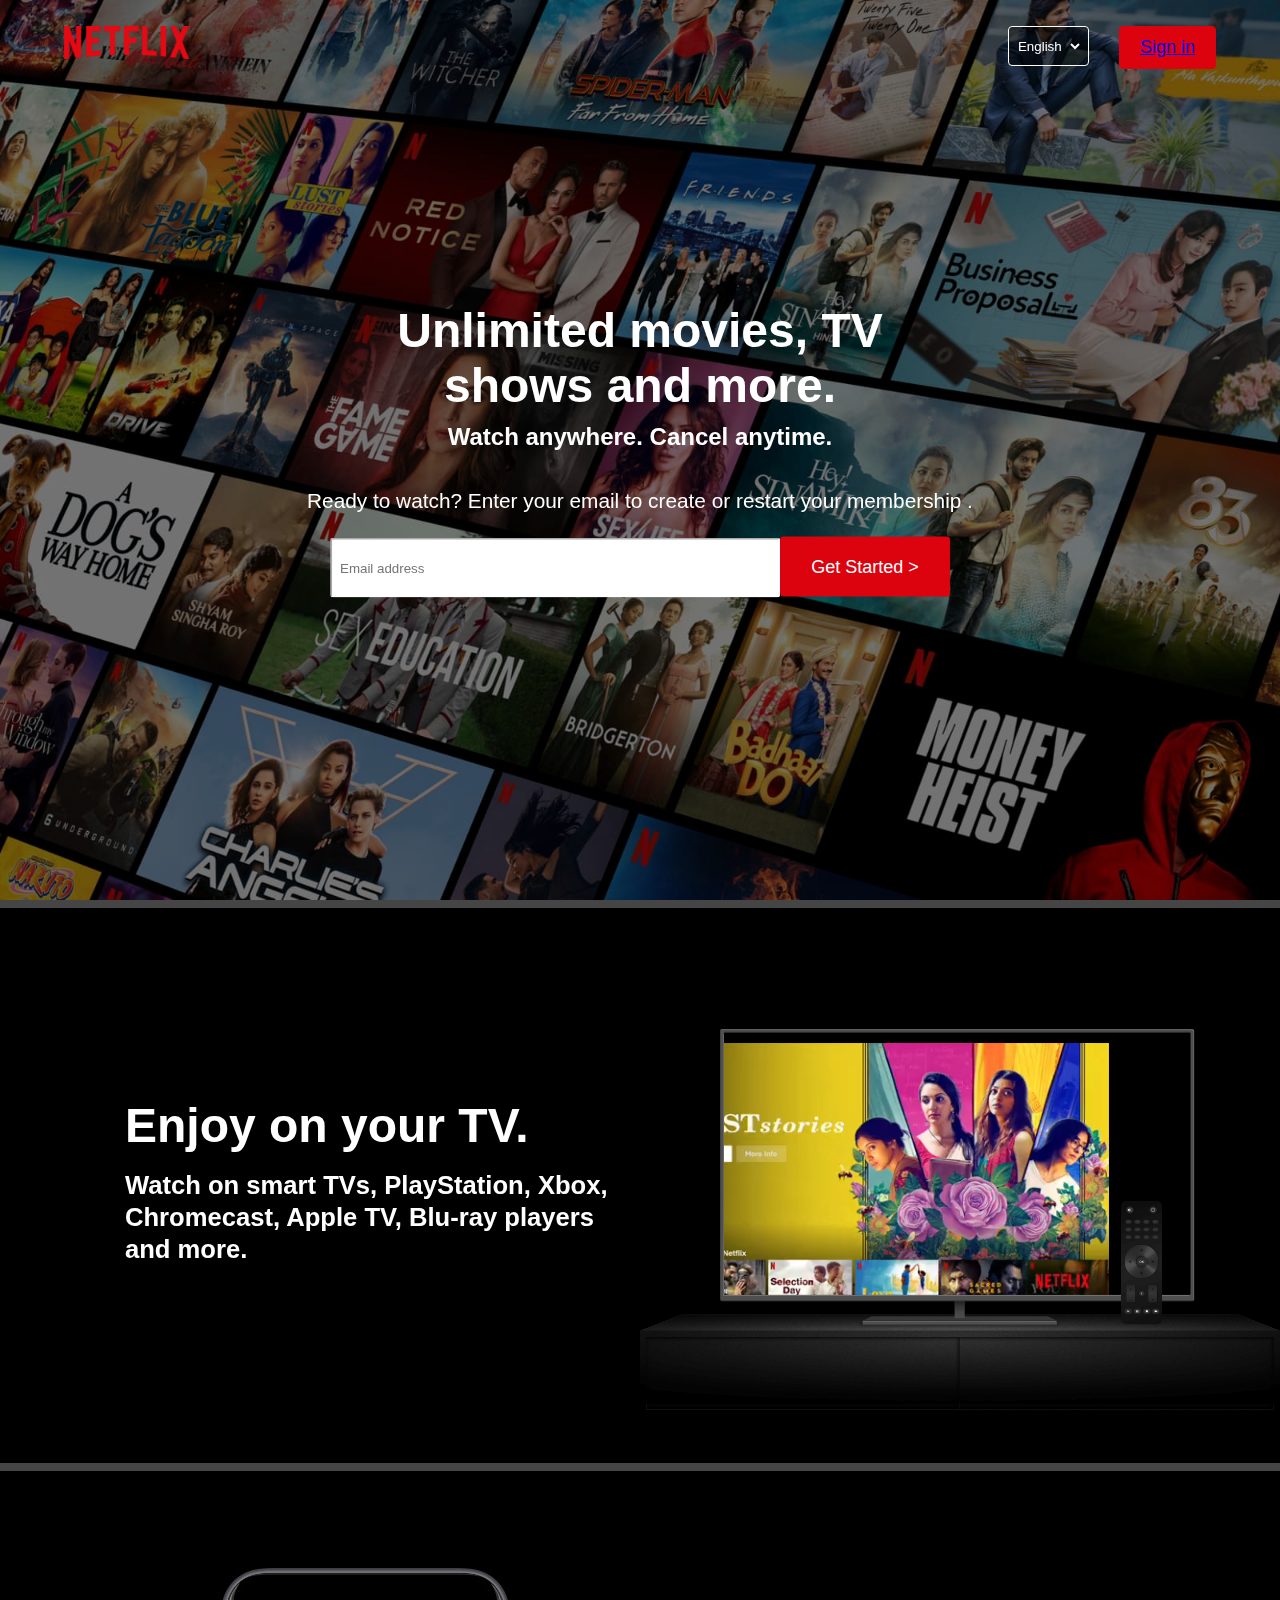
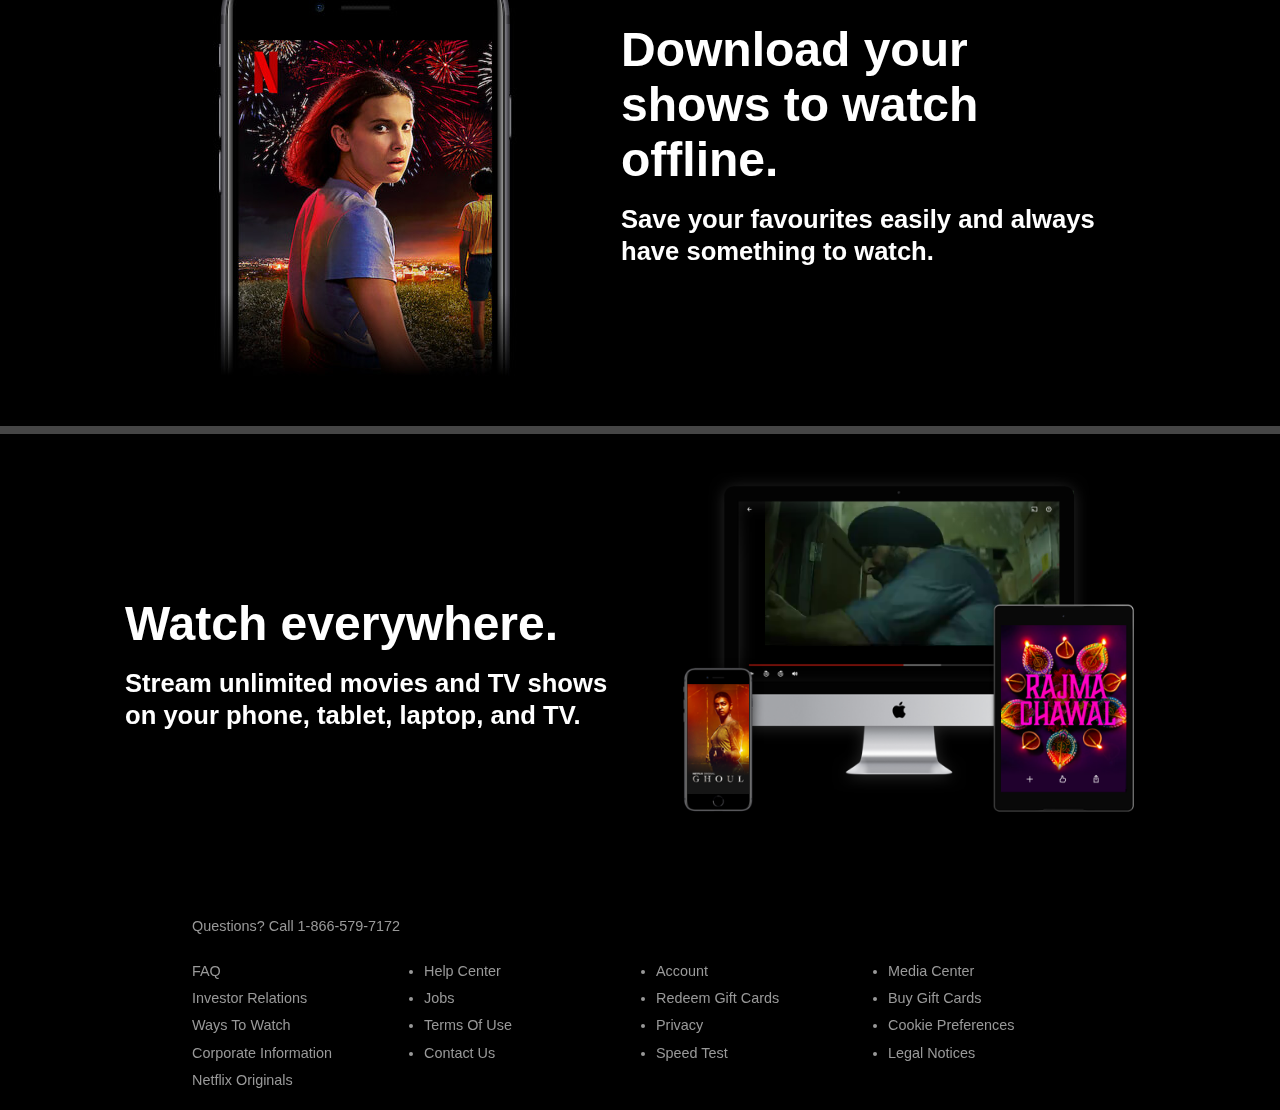
<file: index.html>
<!DOCTYPE html>
<html lang="en">
  <head>
    <meta charset="UTF-8" />
    <meta http-equiv="X-UA-Compatible" content="IE=edge" />
    <meta name="viewport" content="width=device-width, initial-scale=1.0" />
    <link rel="stylesheet" href="style.css" />
    <link
      rel="stylesheet"
      href="https://pro.fontawesome.com/releases/v5.10.0/css/all.css"
      integrity="sha384-AYmEC3Yw5cVb3ZcuHtOA93w35dYTsvhLPVnYs9eStHfGJvOvKxVfELGroGkvsg+p"
      crossorigin="anonymous"
    />
    <title>Netflix India - Watch TV Shows Online, Watch Movies Online</title>
  </head>
  <body>
    <header>
      <nav class="navbar">
        <div class="navbar_netflix">
          <img
            src="images/logo.png"
            alt="Netflix"
            class="netflix_logo"
          />
        </div>
        <div class="navbar__nav__items">
          <div class="nav__item">
            <div class="dropdown__container">
              <i class="fas fa-globe"></i>
              <select
                name="languages"
                id="languagesSelect"
                class="language_drop_down"
              >
                <option value="english" selected>English</option>
                <option value="hindi">Hindi</option>
                <option value="french">French</option>
                <option value="german">German</option>
                <option value="spanish">Spanish</option>
              </select>
            </div>
          </div>

          <div class="nav__item">
            <button class="signin__button"><a href="Main Page/index.html" target="_blank">Sign in</a></button>
          </div>
        </div>
      </nav>
    </header>

    <main>
      <section class="hero">
        <div class="hero__bg__image__container">
          <img
            src="images/background.jpg"
            alt="Background Image"
            class="hero__bg__image"
          />
        </div>
        <div class="hero__bg__overlay"></div>

        <div class="hero__card">
          <h1 class="hero__title">
            Unlimited movies, TV<br />
            shows and more.
          </h1>
          <h2><class="hero__subtitle"> Watch anywhere. Cancel anytime.</h2><br> 
          <p class="hero__description"><nobr>
            Ready to watch? Enter your email to create or restart your membership .
          </nobr>
          <br><br>
          <nobr><input type="email" placeholder="Email address" class="email"><button class="get_started">Get Started ></button></nobr>
        </p>
        </div>
      </section>
      <section class="style-cards">
        </div>
        <div class="card-1">
            <div class="desc-1">
                <h1>Enjoy on your TV.</h1>
                <h3>Watch on smart TVs, PlayStation, Xbox, Chromecast, Apple TV, Blu-ray players and more.</h3>
            </div>
            <img src="images/tv.png" alt="Netflix TV">
            <video class="video-1" autoplay="" playsinline="" muted="" loop=""><source src="images/1.m4v" type="video/mp4"></video>
        </div>
        <div class="card-2">
            <img src="images/3.jpg" alt="Netflix Mobile">
            <div class="desc-2">
                <h1>Download your shows to watch offline.</h1>
                <h3>Save your favourites easily and always have something to watch.</h3>
            </div>
        </div>
        <div class="card-3">
            <div class="desc-3">
                <h1>Watch everywhere.</h1>
                <h3>Stream unlimited movies and TV shows on your phone, tablet, laptop, and TV.</h3>
            </div>
            <img src="images/4.png" alt="Device-Pile-In">
            <video class="video-2" autoplay="" playsinline="" muted="" loop=""><source src="images/2.m4v" type="video/mp4"></video>
        </div>
    </section>
    </main>
    <footer class="footer">
			<p>Questions? Call 1-866-579-7172</p>
			<div class="footer-cols">
				<ul>
					<li>FAQ</li>
					<li>Investor Relations</li>
					<li>Ways To Watch</li>
					<li>Corporate Information</li>
					<li>Netflix Originals</li>
				</ul>
				<ul>
					<li>Help Center</li>
					<li>Jobs</li>
					<li>Terms Of Use</li>
					<li>Contact Us</li>
				</ul>
				<ul>
					<li>Account</li>
					<li>Redeem Gift Cards</li>
					<li>Privacy</li>
					<li>Speed Test</li>
				</ul>
				<ul>
					<li>Media Center</li>
					<li>Buy Gift Cards</li>
					<li>Cookie Preferences</li>
					<li>Legal Notices</li>
				</ul>
			</div>

		</footer>
  </body>
</html
</file>
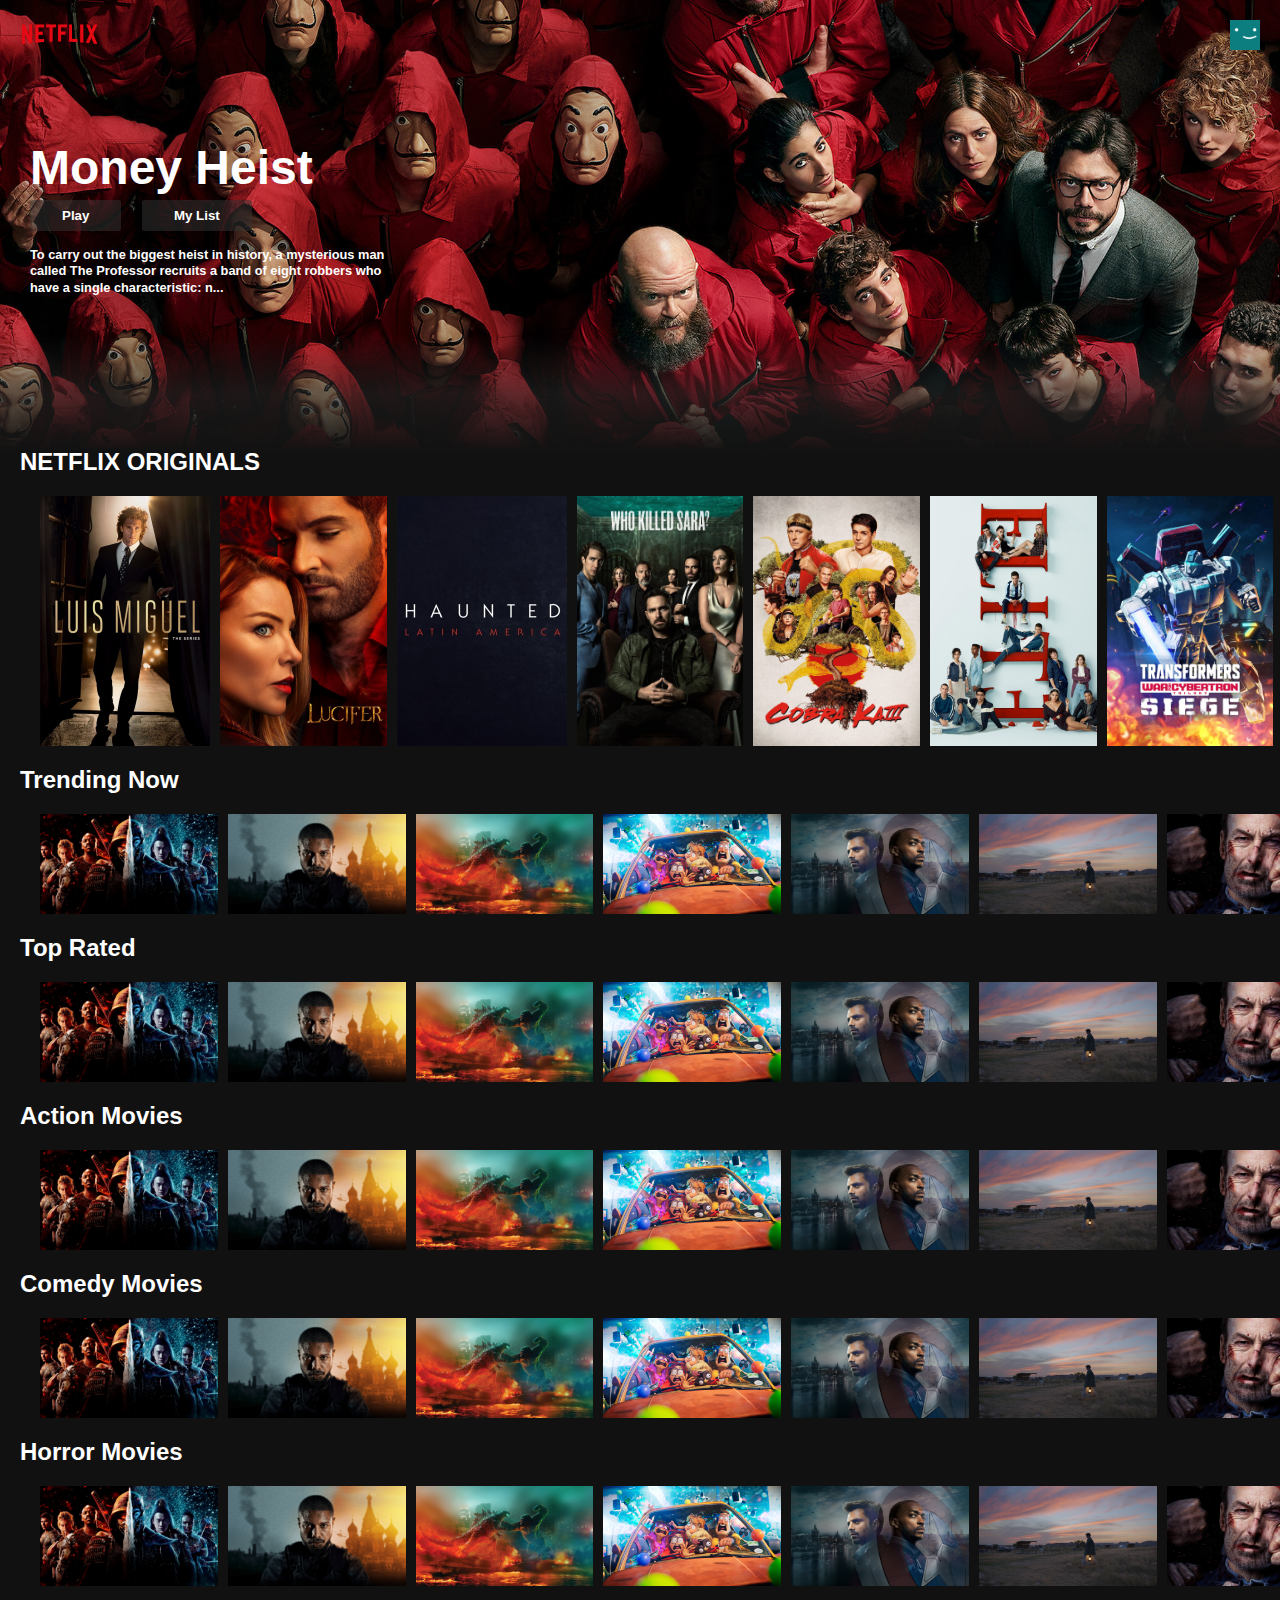
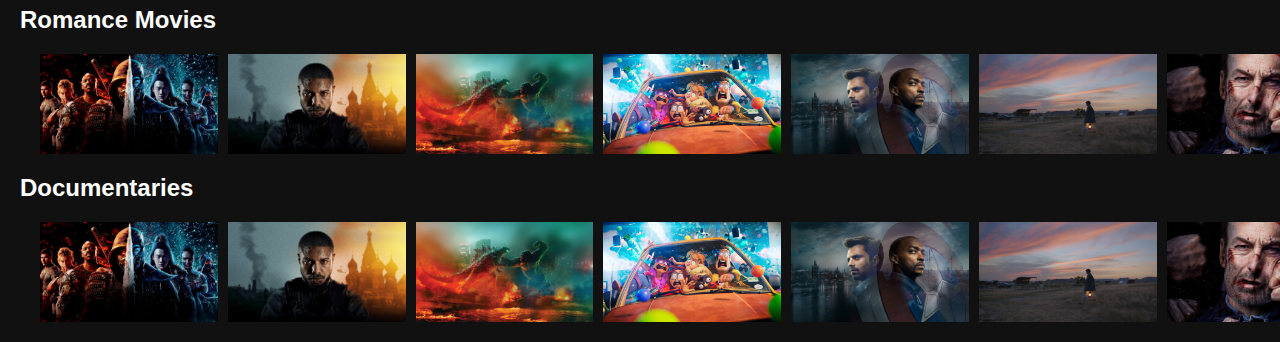
<file: Main Page/index.html>
<!DOCTYPE html>
<html lang="en">
  <head>
    <meta charset="UTF-8" />
    <meta http-equiv="X-UA-Compatible" content="IE=edge" />
    <meta name="viewport" content="width=device-width, initial-scale=1.0" />
    <title>Netflix Clone</title>
    <link rel="stylesheet" href="style.css" />
  </head>
  <body>
    <div id="nav" class="nav">
      <img class="nav__logo" src="images/netflix-logo.png" alt="" />
      <img class="nav__avatar" src="images/netflix-avatar.png" alt="" />
    </div>
    <header class="banner">
      <div class="banner__contents">
        <h1 class="banner__title">Money Heist</h1>
        <div class="banner__buttons">
          <button class="banner__button">Play</button>
          <button class="banner__button">My List</button>
        </div>
        <h1 class="banner__description">
          To carry out the biggest heist in history, a mysterious man called The
          Professor recruits a band of eight robbers who have a single
          characteristic: n...
        </h1>
      </div>
      <div class="banner--fadeBottom"></div>
    </header>
    <div class="row">
      <h2>NETFLIX ORIGINALS</h2>
      <div class="row__posters">
        <img
          class="row__poster row__posterLarge"
          src="images/large-movie1.jpg"
          alt=""
        />

        <img
          class="row__poster row__posterLarge"
          src="images/large-movie2.jpg"
          alt=""
        />

        <img
          class="row__poster row__posterLarge"
          src="images/large-movie3.jpg"
          alt=""
        />

        <img
          class="row__poster row__posterLarge"
          src="images/large-movie4.jpg"
          alt=""
        />

        <img
          class="row__poster row__posterLarge"
          src="images/large-movie5.jpg"
          alt=""
        />

        <img
          class="row__poster row__posterLarge"
          src="images/large-movie6.jpg"
          alt=""
        />

        <img
          class="row__poster row__posterLarge"
          src="images/large-movie7.jpg"
          alt=""
        />

        <img
          class="row__poster row__posterLarge"
          src="images/large-movie8.jpg"
          alt=""
        />
      </div>
    </div>
    <div class="row">
      <h2>Trending Now</h2>
      <div class="row__posters">
        <img class="row__poster" src="images/small-movie1.jpg" alt="" />

        <img class="row__poster" src="images/small-movie2.jpg" alt="" />

        <img class="row__poster" src="images/small-movie3.jpg" alt="" />

        <img class="row__poster" src="images/small-movie4.jpg" alt="" />

        <img class="row__poster" src="images/small-movie5.jpg" alt="" />

        <img class="row__poster" src="images/small-movie6.jpg" alt="" />

        <img class="row__poster" src="images/small-movie7.jpg" alt="" />

        <img class="row__poster" src="images/small-movie8.jpg" alt="" />
      </div>
    </div>
    <div class="row">
      <h2>Top Rated</h2>
      <div class="row__posters">
        <img class="row__poster" src="images/small-movie1.jpg" alt="" />

        <img class="row__poster" src="images/small-movie2.jpg" alt="" />

        <img class="row__poster" src="images/small-movie3.jpg" alt="" />

        <img class="row__poster" src="images/small-movie4.jpg" alt="" />

        <img class="row__poster" src="images/small-movie5.jpg" alt="" />

        <img class="row__poster" src="images/small-movie6.jpg" alt="" />

        <img class="row__poster" src="images/small-movie7.jpg" alt="" />

        <img class="row__poster" src="images/small-movie8.jpg" alt="" />
      </div>
    </div>
    <div class="row">
      <h2>Action Movies</h2>
      <div class="row__posters">
        <img class="row__poster" src="images/small-movie1.jpg" alt="" />

        <img class="row__poster" src="images/small-movie2.jpg" alt="" />

        <img class="row__poster" src="images/small-movie3.jpg" alt="" />

        <img class="row__poster" src="images/small-movie4.jpg" alt="" />

        <img class="row__poster" src="images/small-movie5.jpg" alt="" />

        <img class="row__poster" src="images/small-movie6.jpg" alt="" />

        <img class="row__poster" src="images/small-movie7.jpg" alt="" />

        <img class="row__poster" src="images/small-movie8.jpg" alt="" />
      </div>
    </div>
    <div class="row">
      <h2>Comedy Movies</h2>
      <div class="row__posters">
        <img class="row__poster" src="images/small-movie1.jpg" alt="" />

        <img class="row__poster" src="images/small-movie2.jpg" alt="" />

        <img class="row__poster" src="images/small-movie3.jpg" alt="" />

        <img class="row__poster" src="images/small-movie4.jpg" alt="" />

        <img class="row__poster" src="images/small-movie5.jpg" alt="" />

        <img class="row__poster" src="images/small-movie6.jpg" alt="" />

        <img class="row__poster" src="images/small-movie7.jpg" alt="" />

        <img class="row__poster" src="images/small-movie8.jpg" alt="" />
      </div>
    </div>
    <div class="row">
      <h2>Horror Movies</h2>
      <div class="row__posters">
        <img class="row__poster" src="images/small-movie1.jpg" alt="" />

        <img class="row__poster" src="images/small-movie2.jpg" alt="" />

        <img class="row__poster" src="images/small-movie3.jpg" alt="" />

        <img class="row__poster" src="images/small-movie4.jpg" alt="" />

        <img class="row__poster" src="images/small-movie5.jpg" alt="" />

        <img class="row__poster" src="images/small-movie6.jpg" alt="" />

        <img class="row__poster" src="images/small-movie7.jpg" alt="" />

        <img class="row__poster" src="images/small-movie8.jpg" alt="" />
      </div>
    </div>
    <div class="row">
      <h2>Romance Movies</h2>
      <div class="row__posters">
        <img class="row__poster" src="images/small-movie1.jpg" alt="" />

        <img class="row__poster" src="images/small-movie2.jpg" alt="" />

        <img class="row__poster" src="images/small-movie3.jpg" alt="" />

        <img class="row__poster" src="images/small-movie4.jpg" alt="" />

        <img class="row__poster" src="images/small-movie5.jpg" alt="" />

        <img class="row__poster" src="images/small-movie6.jpg" alt="" />

        <img class="row__poster" src="images/small-movie7.jpg" alt="" />

        <img class="row__poster" src="images/small-movie8.jpg" alt="" />
      </div>
    </div>
    <div class="row">
      <h2>Documentaries</h2>
      <div class="row__posters">
        <img class="row__poster" src="images/small-movie1.jpg" alt="" />

        <img class="row__poster" src="images/small-movie2.jpg" alt="" />

        <img class="row__poster" src="images/small-movie3.jpg" alt="" />

        <img class="row__poster" src="images/small-movie4.jpg" alt="" />

        <img class="row__poster" src="images/small-movie5.jpg" alt="" />

        <img class="row__poster" src="images/small-movie6.jpg" alt="" />

        <img class="row__poster" src="images/small-movie7.jpg" alt="" />

        <img class="row__poster" src="images/small-movie8.jpg" alt="" />
      </div>
    </div>

    <script>
      const nav = document.getElementById("nav");
      window.addEventListener("scroll", () => {
        if (window.scrollY >= 100) {
          nav.classList.add("nav__black");
        } else {
          nav.classList.remove("nav__black");
        }
      });
    </script>
  </body>
</html>
</file>
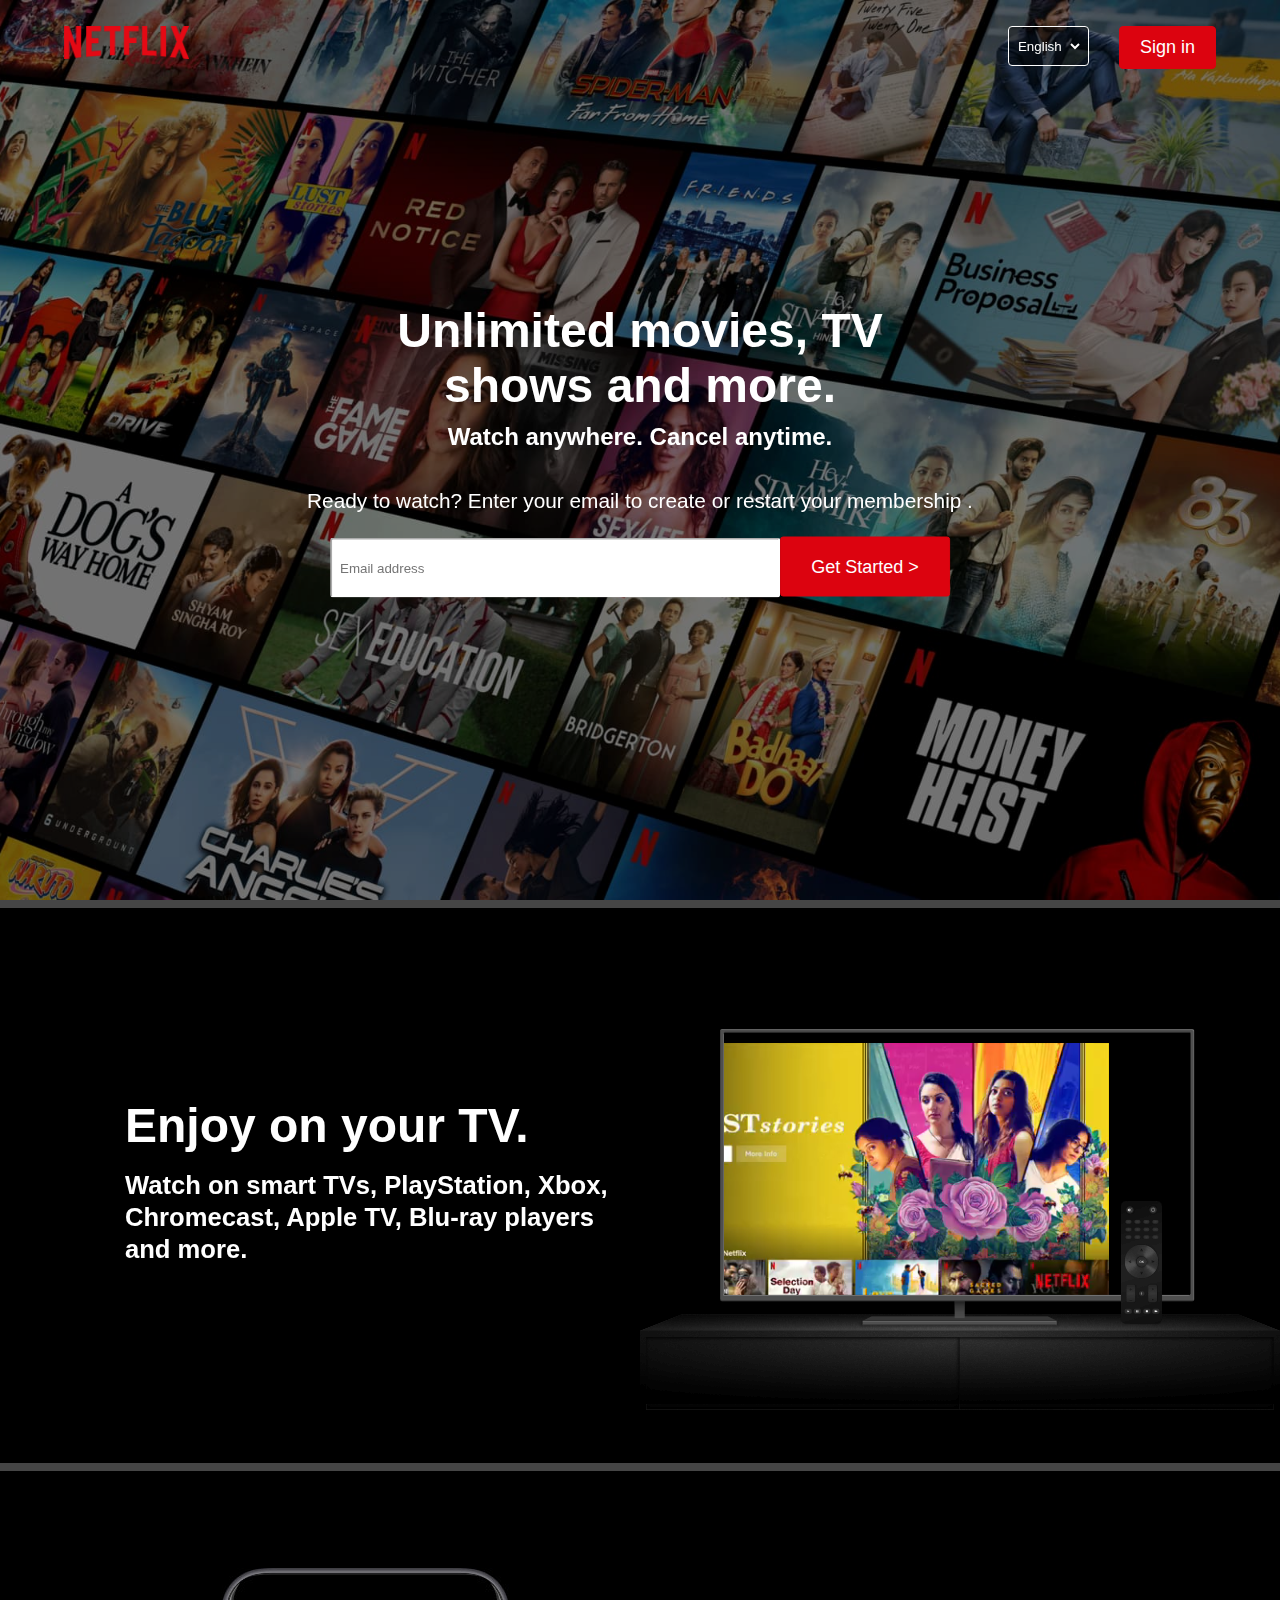
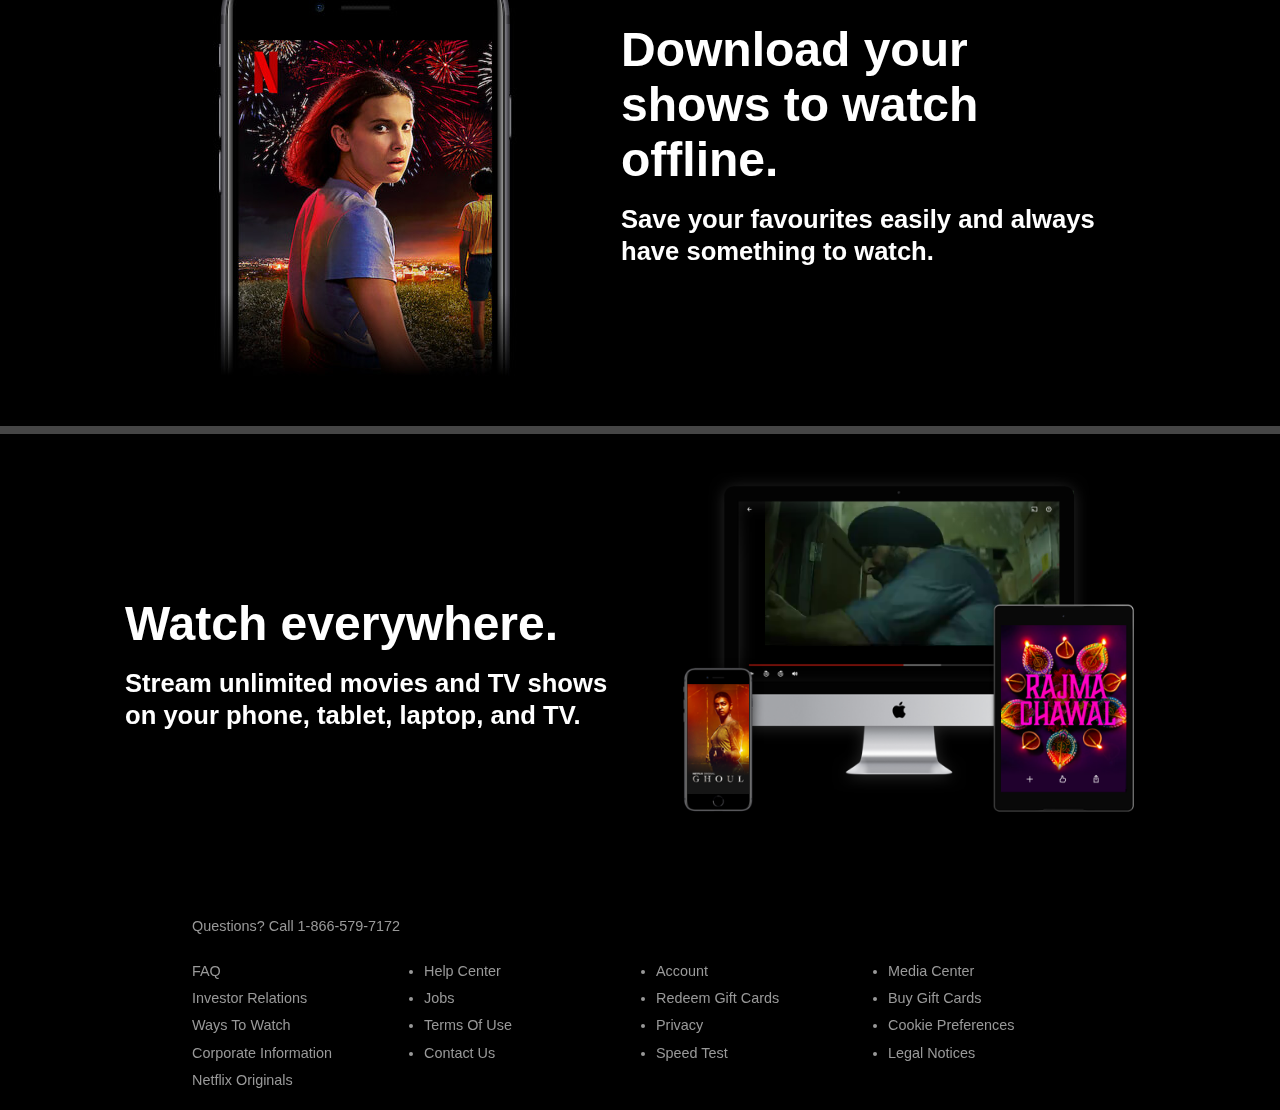
<file: Landing Page/html/index.html>
<!DOCTYPE html>
<html lang="en">
  <head>
    <meta charset="UTF-8" />
    <meta http-equiv="X-UA-Compatible" content="IE=edge" />
    <meta name="viewport" content="width=device-width, initial-scale=1.0" />
    <link rel="stylesheet" href="style.css" />
    <link
      rel="stylesheet"
      href="https://pro.fontawesome.com/releases/v5.10.0/css/all.css"
      integrity="sha384-AYmEC3Yw5cVb3ZcuHtOA93w35dYTsvhLPVnYs9eStHfGJvOvKxVfELGroGkvsg+p"
      crossorigin="anonymous"
    />
    <title>Netflix India - Watch TV Shows Online, Watch Movies Online</title>
  </head>
  <body>
    <header>
      <nav class="navbar">
        <div class="navbar_netflix">
          <img
            src="images/logo.png"
            alt="Netflix"
            class="netflix_logo"
          />
        </div>
        <div class="navbar__nav__items">
          <div class="nav__item">
            <div class="dropdown__container">
              <i class="fas fa-globe"></i>
              <select
                name="languages"
                id="languagesSelect"
                class="language_drop_down"
              >
                <option value="english" selected>English</option>
                <option value="hindi">Hindi</option>
                <option value="french">French</option>
                <option value="german">German</option>
                <option value="spanish">Spanish</option>
              </select>
            </div>
          </div>

          <div class="nav__item">
            <button class="signin__button">Sign in</button>
          </div>
        </div>
      </nav>
    </header>

    <main>
      <section class="hero">
        <div class="hero__bg__image__container">
          <img
            src="images/background.jpg"
            alt="Background Image"
            class="hero__bg__image"
          />
        </div>
        <div class="hero__bg__overlay"></div>

        <div class="hero__card">
          <h1 class="hero__title">
            Unlimited movies, TV<br />
            shows and more.
          </h1>
          <h2><class="hero__subtitle"> Watch anywhere. Cancel anytime.</h2><br> 
          <p class="hero__description"><nobr>
            Ready to watch? Enter your email to create or restart your membership .
          </nobr>
          <br><br>
          <nobr><input type="email" placeholder="Email address" class="email"><button class="get_started">Get Started ></button></nobr>
        </p>
        </div>
      </section>
      <section class="style-cards">
        </div>
        <div class="card-1">
            <div class="desc-1">
                <h1>Enjoy on your TV.</h1>
                <h3>Watch on smart TVs, PlayStation, Xbox, Chromecast, Apple TV, Blu-ray players and more.</h3>
            </div>
            <img src="images/tv.png" alt="Netflix TV">
            <video class="video-1" autoplay="" playsinline="" muted="" loop=""><source src="images/1.m4v" type="video/mp4"></video>
        </div>
        <div class="card-2">
            <img src="images/3.jpg" alt="Netflix Mobile">
            <div class="desc-2">
                <h1>Download your shows to watch offline.</h1>
                <h3>Save your favourites easily and always have something to watch.</h3>
            </div>
        </div>
        <div class="card-3">
            <div class="desc-3">
                <h1>Watch everywhere.</h1>
                <h3>Stream unlimited movies and TV shows on your phone, tablet, laptop, and TV.</h3>
            </div>
            <img src="images/4.png" alt="Device-Pile-In">
            <video class="video-2" autoplay="" playsinline="" muted="" loop=""><source src="images/2.m4v" type="video/mp4"></video>
        </div>
    </section>
    </main>
    <footer class="footer">
			<p>Questions? Call 1-866-579-7172</p>
			<div class="footer-cols">
				<ul>
					<li>FAQ</li>
					<li>Investor Relations</li>
					<li>Ways To Watch</li>
					<li>Corporate Information</li>
					<li>Netflix Originals</li>
				</ul>
				<ul>
					<li>Help Center</li>
					<li>Jobs</li>
					<li>Terms Of Use</li>
					<li>Contact Us</li>
				</ul>
				<ul>
					<li>Account</li>
					<li>Redeem Gift Cards</li>
					<li>Privacy</li>
					<li>Speed Test</li>
				</ul>
				<ul>
					<li>Media Center</li>
					<li>Buy Gift Cards</li>
					<li>Cookie Preferences</li>
					<li>Legal Notices</li>
				</ul>
			</div>

		</footer>
  </body>
</html>
</file>
<file: style.css>
* {
  margin: 0;
  padding: 0;
  box-sizing: border-box;
}

body {
  background-color: black;
  color: white;
  font-family: "Poppins", sans-serif;
}

.navbar {
  position: absolute;
  top: 0;
  width: 100%;
  display: flex;
  justify-content: space-between;
  padding: 3% 5%;
  z-index: 10;
}

.navbar_netflix {
  width: 125px;
  height: 100%;
}

.netflix_logo {
  width: 100%;
  height: 100%;
}

.language_drop_down {
  background: transparent;
  border: none;
  color:white;
}

.language__drop__down:focus {
  outline: none;
}

.dropdown__container {
  border: 1px solid white;
  padding: 0.4rem;
  border-radius: 4px;
  background: rgba(0, 0, 0, 0.4);
}

.signin__button {
  background-color: #dc030f;
  border: 1px solid #dc030f;
  color: white;
  padding: 0.25rem 0.5rem;
  border-radius: 4px;
}

.navbar__nav__items {
  display: flex;
  gap: 10px;
}

.hero__bg__image__container {
  width: 100%;
  height: 75vh;
}

.hero__bg__image {
  width: 100%;
  height: 100%;
  object-fit: cover;
}

.hero__bg__overlay {
  position: absolute;
  inset: 0;
  width: 100%;
  height: 75vh;
  background: rgba(0, 0, 0, 0.4);
}

.hero__card {
  position: absolute;
  top: 30%;
  text-align: center;
  display: flex;
  flex-direction: column;
  gap: 10px;
}

.hero__title {
  font-weight: 600;
  font-size: 2rem;
}

.hero__subtitle,
.hero__description {
  font-weight: 400;
  font-size: 1rem;
}

.email{
  width: 450px;
  height: 60px;
  color: black;
  padding: 0.25rem 0.5rem;
  border-radius: 3px;
  border-color: white;
}

.get_started{
  font-size: large;
  width:170px ;
  height: 60px ;
  background-color: #dc030f;
  border: 1px solid #dc030f;
  color: white;
  padding: 0.25rem 0.5rem;
  border-radius: 3px;
}

.card-1,
.card-2,
.card-3{
    border-top: 8px rgb(69, 69, 69) solid;
    padding: 50px;
}
.desc-0{
  padding-left: 100px;
}

.card-1{
  position: relative;
  display: inline-grid;
  grid-template-columns: 50% 40%;
  text-align: left;
  align-items: center;
  padding: 25px 45px 50px;
}

.desc-1{
  padding-left: 80px;
}

.style-cards h1{
  font-size: 3rem;
  padding: 1rem;
  padding-left: 0;
}

.style-cards h3{
  font-size: 1.6rem;
  line-height: 2rem;
}

.card-1 video{
  position: relative;
  width: 100%;
  height: 54%;
  grid-column: 2/2;
  grid-row: 1/2;
  z-index: -1;
}

.card-1 img{
  grid-column: 2/2;
  grid-row: 1/2;
}

.card-2{
  position: relative;
  display: inline-grid;
  grid-template-columns: 40% 50%;
  text-align: left;
  align-items: center;
  padding: 25px 45px 50px;
}

.desc-2{
  padding-left: 100px;
}

.card-3{
  position: relative;
  display: inline-grid;
  grid-template-columns: 50% 40%;
  text-align: left;
  align-items: center;
  padding: 25px 45px 50px;
}

.desc-3{
  padding-left: 80px;
  padding-right: 20px;
}

.card-3 img{
  width: 110%;
  grid-column: 2/2;
  grid-row: 1/2;
}

.card-3 video{
  position: relative;
  top: -87px;
  left: 125px;
  width: 65%;
  height: 78%;
  grid-column: 2/2;
  grid-row: 1/2;
  z-index: -1;
}

  .footer {
    max-width: 70%;
    margin: 1rem auto;
    overflow: auto;
  }
  
  .footer,
  .footer a {
    color: #999;
    font-size: 0.9rem;
  }
  
  .footer p {
    margin-bottom: 1.5rem;
  }
  
  .footer .footer-cols {
    display: grid;
    grid-template-columns: repeat(4, 1fr);
    grid-gap: 2rem;
  }
  
  .footer li {
    line-height: 1.9;
  }
  
  .footer .lang-select {
    margin-top: 2rem;
    color: #999;
    background-color: #000;
    background-image: none;
    border: 1px solid #333;
    padding: 1rem 1.2rem;
    border-radius: 5px;
  }
  
@media (min-width: 760px) {
  .hero__bg__image__container {
    height: 100vh;
  }

  .hero__bg__overlay {
    height: 100vh;
  }
  .hero__card {
    top: 50%;
    left: 30%;
    transform: translate(-20%, -20%);
  }
  .hero__title {
    font-size: 3rem;
  }
  .hero__subtitle,
  .hero__description {
    font-size: 1.3rem;
  }
}

@media (min-width: 1024px) {
  .navbar {
    padding: 2% 5%;
  }

  .navbar__brand {
    width: 150px;
  }

  .signin__button {
    padding: 10px 20px;
    font-size: 18px;
  }
  .dropdown__container {
    padding: 10px 5px;
  }

  .navbar__nav__items {
    gap: 30px;
  }

  .hero__card {
    top: 50%;
    left: 50%;
    transform: translate(-50%, -50%);
  }
}
</file>
<file: Main Page/style.css>
* {
    margin: 0;
    box-sizing: border-box;
  }
  
  body {
    font-family: Arial, Helvetica, sans-serif;
    background-color: #111;
  }
  
  .row__poster {
    width: 100%;
    object-fit: contain;
    max-height: 100px;
    margin-right: 10px;
    transition: transform 450ms;
  }
  
  .row__posters {
    display: flex;
    overflow-y: hidden;
    overflow-x: scroll;
    padding: 20px;
  }
  
  .row__poster:hover {
    transform: scale(1.08);
  }
  
  .row__posters::-webkit-scrollbar {
    display: none;
  }
  
  .row__posterLarge {
    max-height: 250px;
  }
  
  .row__posterLarge:hover {
    transform: scale(1.09);
  }
  
  .row {
    color: white;
    margin-left: 20px;
  }
  .banner {
    background-image: url('images/banner.jpg');
    background-size: cover;
    background-position: center center;
    color: white;
    object-fit: contain;
    height: 448px;
  }
  
  .banner__contents {
    margin-left: 30px;
    padding-top: 140px;
    height: 190px;
  }
  
  .banner__title {
    font-size: 3rem;
    font-weight: 800;
    padding-bottom: 0.3rem;
  }
  
  .banner__description {
    width: 45rem;
    line-height: 1.3;
    padding-top: 1rem;
    font-size: 0.8rem;
    max-width: 360px;
    height: 180px;
  }
  
  .banner__button {
    cursor: pointer;
    color: #fff;
    outline: none;
    border: none;
    font-weight: 700;
    border-radius: 0.2vw;
    padding-left: 2rem;
    padding-right: 2rem;
    margin-right: 1rem;
    padding-top: 0.5rem;
    padding-bottom: 0.5rem;
    background-color: rgba(51, 51, 51, 0.5);
  }
  
  .banner__button:hover {
    color: #000;
    background-color: #e6e6e6;
    transition: all 0.2s;
  }
  
  .banner--fadeBottom {
    margin-top: 145px;
    height: 7.4rem;
    background-image: linear-gradient(180deg, transparent, rgba(37, 37, 37, 0.61), #111);
  }
  
  .nav__logo {
    width: 80px;
    object-fit: contain;
  }
  
  .nav__avatar {
    width: 30px;
    object-fit: contain;
  }
  
  .nav {
    position: fixed;
    top: 0;
    width: 100%;
    display: flex;
    justify-content: space-between;
    padding: 20px;
    z-index: 1;
    transition-timing-function: ease-in;
    transition: all 0.5s;
  }
  
  .nav__black {
    background-color: #111;
  }
</file>
<file: Landing Page/html/style.css>
* {
  margin: 0;
  padding: 0;
  box-sizing: border-box;
}

body {
  background-color: black;
  color: white;
  font-family: "Poppins", sans-serif;
}

.navbar {
  position: absolute;
  top: 0;
  width: 100%;
  display: flex;
  justify-content: space-between;
  padding: 3% 5%;
  z-index: 10;
}

.navbar_netflix {
  width: 125px;
  height: 100%;
}

.netflix_logo {
  width: 100%;
  height: 100%;
}

.language_drop_down {
  background: transparent;
  border: none;
  color:white;
}

.language__drop__down:focus {
  outline: none;
}

.dropdown__container {
  border: 1px solid white;
  padding: 0.4rem;
  border-radius: 4px;
  background: rgba(0, 0, 0, 0.4);
}

.signin__button {
  background-color: #dc030f;
  border: 1px solid #dc030f;
  color: white;
  padding: 0.25rem 0.5rem;
  border-radius: 4px;
}

.navbar__nav__items {
  display: flex;
  gap: 10px;
}

.hero__bg__image__container {
  width: 100%;
  height: 75vh;
}

.hero__bg__image {
  width: 100%;
  height: 100%;
  object-fit: cover;
}

.hero__bg__overlay {
  position: absolute;
  inset: 0;
  width: 100%;
  height: 75vh;
  background: rgba(0, 0, 0, 0.4);
}

.hero__card {
  position: absolute;
  top: 30%;
  text-align: center;
  display: flex;
  flex-direction: column;
  gap: 10px;
}

.hero__title {
  font-weight: 600;
  font-size: 2rem;
}

.hero__subtitle,
.hero__description {
  font-weight: 400;
  font-size: 1rem;
}

.email{
  width: 450px;
  height: 60px;
  color: black;
  padding: 0.25rem 0.5rem;
  border-radius: 3px;
  border-color: white;
}

.get_started{
  font-size: large;
  width:170px ;
  height: 60px ;
  background-color: #dc030f;
  border: 1px solid #dc030f;
  color: white;
  padding: 0.25rem 0.5rem;
  border-radius: 3px;
}

.card-1,
.card-2,
.card-3{
    border-top: 8px rgb(69, 69, 69) solid;
    padding: 50px;
}
.desc-0{
  padding-left: 100px;
}

.card-1{
  position: relative;
  display: inline-grid;
  grid-template-columns: 50% 40%;
  text-align: left;
  align-items: center;
  padding: 25px 45px 50px;
}

.desc-1{
  padding-left: 80px;
}

.style-cards h1{
  font-size: 3rem;
  padding: 1rem;
  padding-left: 0;
}

.style-cards h3{
  font-size: 1.6rem;
  line-height: 2rem;
}

.card-1 video{
  position: relative;
  width: 100%;
  height: 54%;
  grid-column: 2/2;
  grid-row: 1/2;
  z-index: -1;
}

.card-1 img{
  grid-column: 2/2;
  grid-row: 1/2;
}

.card-2{
  position: relative;
  display: inline-grid;
  grid-template-columns: 40% 50%;
  text-align: left;
  align-items: center;
  padding: 25px 45px 50px;
}

.desc-2{
  padding-left: 100px;
}

.card-3{
  position: relative;
  display: inline-grid;
  grid-template-columns: 50% 40%;
  text-align: left;
  align-items: center;
  padding: 25px 45px 50px;
}

.desc-3{
  padding-left: 80px;
  padding-right: 20px;
}

.card-3 img{
  width: 110%;
  grid-column: 2/2;
  grid-row: 1/2;
}

.card-3 video{
  position: relative;
  top: -87px;
  left: 125px;
  width: 65%;
  height: 78%;
  grid-column: 2/2;
  grid-row: 1/2;
  z-index: -1;
}

  .footer {
    max-width: 70%;
    margin: 1rem auto;
    overflow: auto;
  }
  
  .footer,
  .footer a {
    color: #999;
    font-size: 0.9rem;
  }
  
  .footer p {
    margin-bottom: 1.5rem;
  }
  
  .footer .footer-cols {
    display: grid;
    grid-template-columns: repeat(4, 1fr);
    grid-gap: 2rem;
  }
  
  .footer li {
    line-height: 1.9;
  }
  
  .footer .lang-select {
    margin-top: 2rem;
    color: #999;
    background-color: #000;
    background-image: none;
    border: 1px solid #333;
    padding: 1rem 1.2rem;
    border-radius: 5px;
  }
  
@media (min-width: 760px) {
  .hero__bg__image__container {
    height: 100vh;
  }

  .hero__bg__overlay {
    height: 100vh;
  }
  .hero__card {
    top: 50%;
    left: 30%;
    transform: translate(-20%, -20%);
  }
  .hero__title {
    font-size: 3rem;
  }
  .hero__subtitle,
  .hero__description {
    font-size: 1.3rem;
  }
}

@media (min-width: 1024px) {
  .navbar {
    padding: 2% 5%;
  }

  .navbar__brand {
    width: 150px;
  }

  .signin__button {
    padding: 10px 20px;
    font-size: 18px;
  }
  .dropdown__container {
    padding: 10px 5px;
  }

  .navbar__nav__items {
    gap: 30px;
  }

  .hero__card {
    top: 50%;
    left: 50%;
    transform: translate(-50%, -50%);
  }
}
</file>
